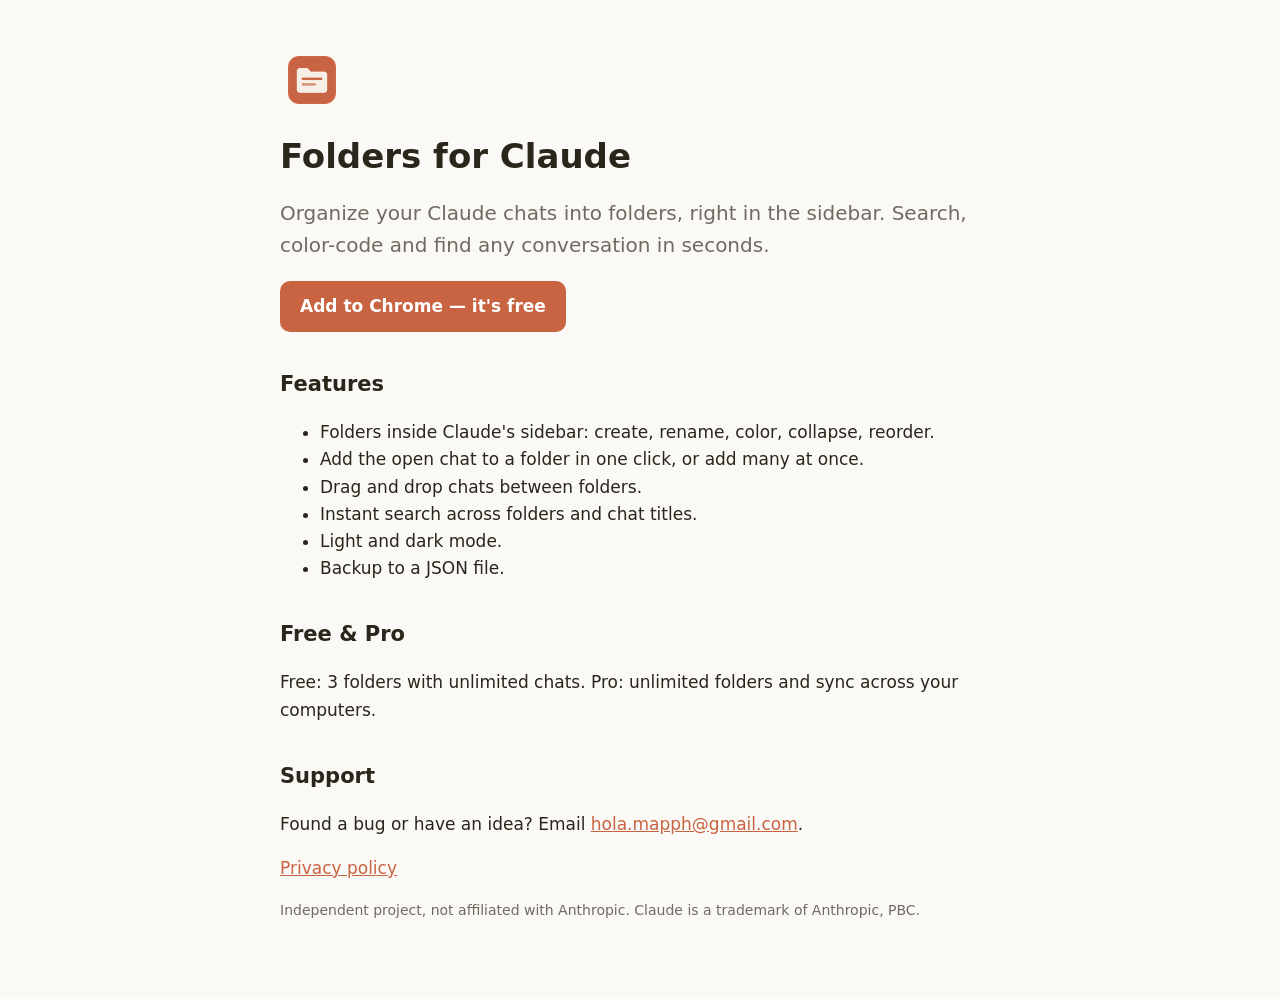
<file: docs/index.html>
<!doctype html>
<html lang="en">
  <head>
    <meta charset="utf-8" />
    <meta name="viewport" content="width=device-width, initial-scale=1" />
    <title>Folders for Claude</title>
    <meta name="description" content="Organize your Claude chats into folders right in the sidebar. Chrome extension." />
    <link rel="icon" href="icon.png" />
    <link rel="stylesheet" href="style.css" />
  </head>
  <body>
    <main>
      <img src="icon.png" width="64" height="64" alt="" />
      <h1>Folders for Claude</h1>
      <p class="lead">Organize your Claude chats into folders, right in the sidebar. Search, color-code and find any conversation in seconds.</p>
      <p><a class="btn" href="https://chromewebstore.google.com/detail/cjagakgmeodecbdhagkidecmngdelahp">Add to Chrome — it's free</a></p>

      <h2>Features</h2>
      <ul>
        <li>Folders inside Claude's sidebar: create, rename, color, collapse, reorder.</li>
        <li>Add the open chat to a folder in one click, or add many at once.</li>
        <li>Drag and drop chats between folders.</li>
        <li>Instant search across folders and chat titles.</li>
        <li>Light and dark mode.</li>
        <li>Backup to a JSON file.</li>
      </ul>

      <h2>Free &amp; Pro</h2>
      <p>Free: 3 folders with unlimited chats. Pro: unlimited folders and sync across your computers.</p>

      <h2>Support</h2>
      <p>Found a bug or have an idea? Email <a href="mailto:hola.mapph@gmail.com">hola.mapph@gmail.com</a>.</p>
      <p><a href="privacy-policy.html">Privacy policy</a></p>

      <p class="muted">Independent project, not affiliated with Anthropic. Claude is a trademark of Anthropic, PBC.</p>
    </main>
  </body>
</html>
</file>
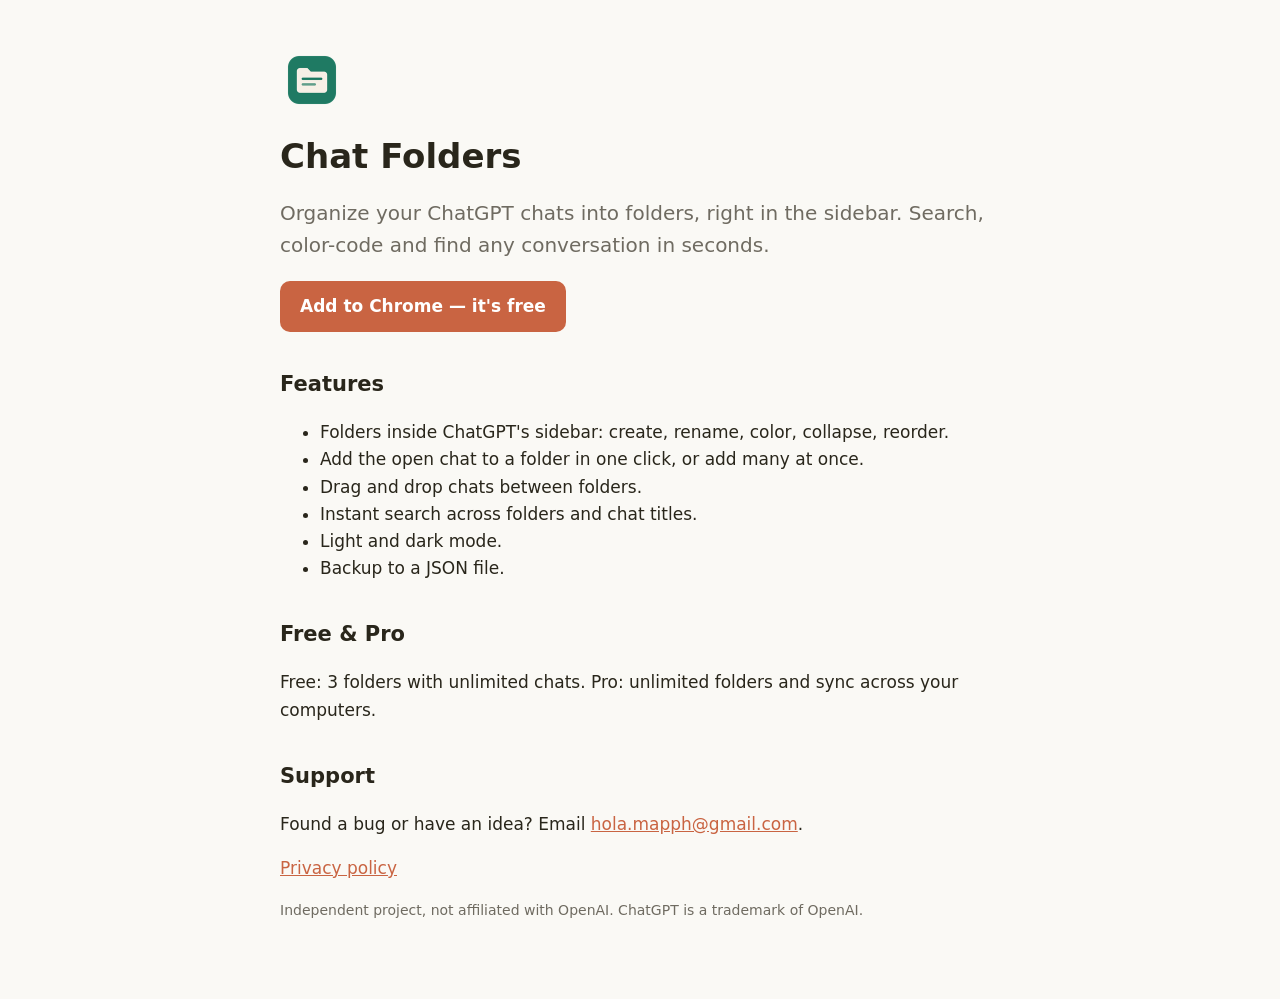
<file: docs/chatgpt/index.html>
<!doctype html>
<html lang="en">
  <head>
    <meta charset="utf-8" />
    <meta name="viewport" content="width=device-width, initial-scale=1" />
    <title>Chat Folders</title>
    <meta name="description" content="Organize your ChatGPT chats into folders right in the sidebar. Chrome extension." />
    <link rel="icon" href="icon.png" />
    <link rel="stylesheet" href="../style.css" />
  </head>
  <body>
    <main>
      <img src="icon.png" width="64" height="64" alt="" />
      <h1>Chat Folders</h1>
      <p class="lead">Organize your ChatGPT chats into folders, right in the sidebar. Search, color-code and find any conversation in seconds.</p>
      <p><a class="btn" href="https://chromewebstore.google.com/detail/bomelhjdgoihkdefdcpcmgmhhddogpfj">Add to Chrome — it's free</a></p>

      <h2>Features</h2>
      <ul>
        <li>Folders inside ChatGPT's sidebar: create, rename, color, collapse, reorder.</li>
        <li>Add the open chat to a folder in one click, or add many at once.</li>
        <li>Drag and drop chats between folders.</li>
        <li>Instant search across folders and chat titles.</li>
        <li>Light and dark mode.</li>
        <li>Backup to a JSON file.</li>
      </ul>

      <h2>Free &amp; Pro</h2>
      <p>Free: 3 folders with unlimited chats. Pro: unlimited folders and sync across your computers.</p>

      <h2>Support</h2>
      <p>Found a bug or have an idea? Email <a href="mailto:hola.mapph@gmail.com">hola.mapph@gmail.com</a>.</p>
      <p><a href="privacy-policy.html">Privacy policy</a></p>

      <p class="muted">Independent project, not affiliated with OpenAI. ChatGPT is a trademark of OpenAI.</p>
    </main>
  </body>
</html>
</file>
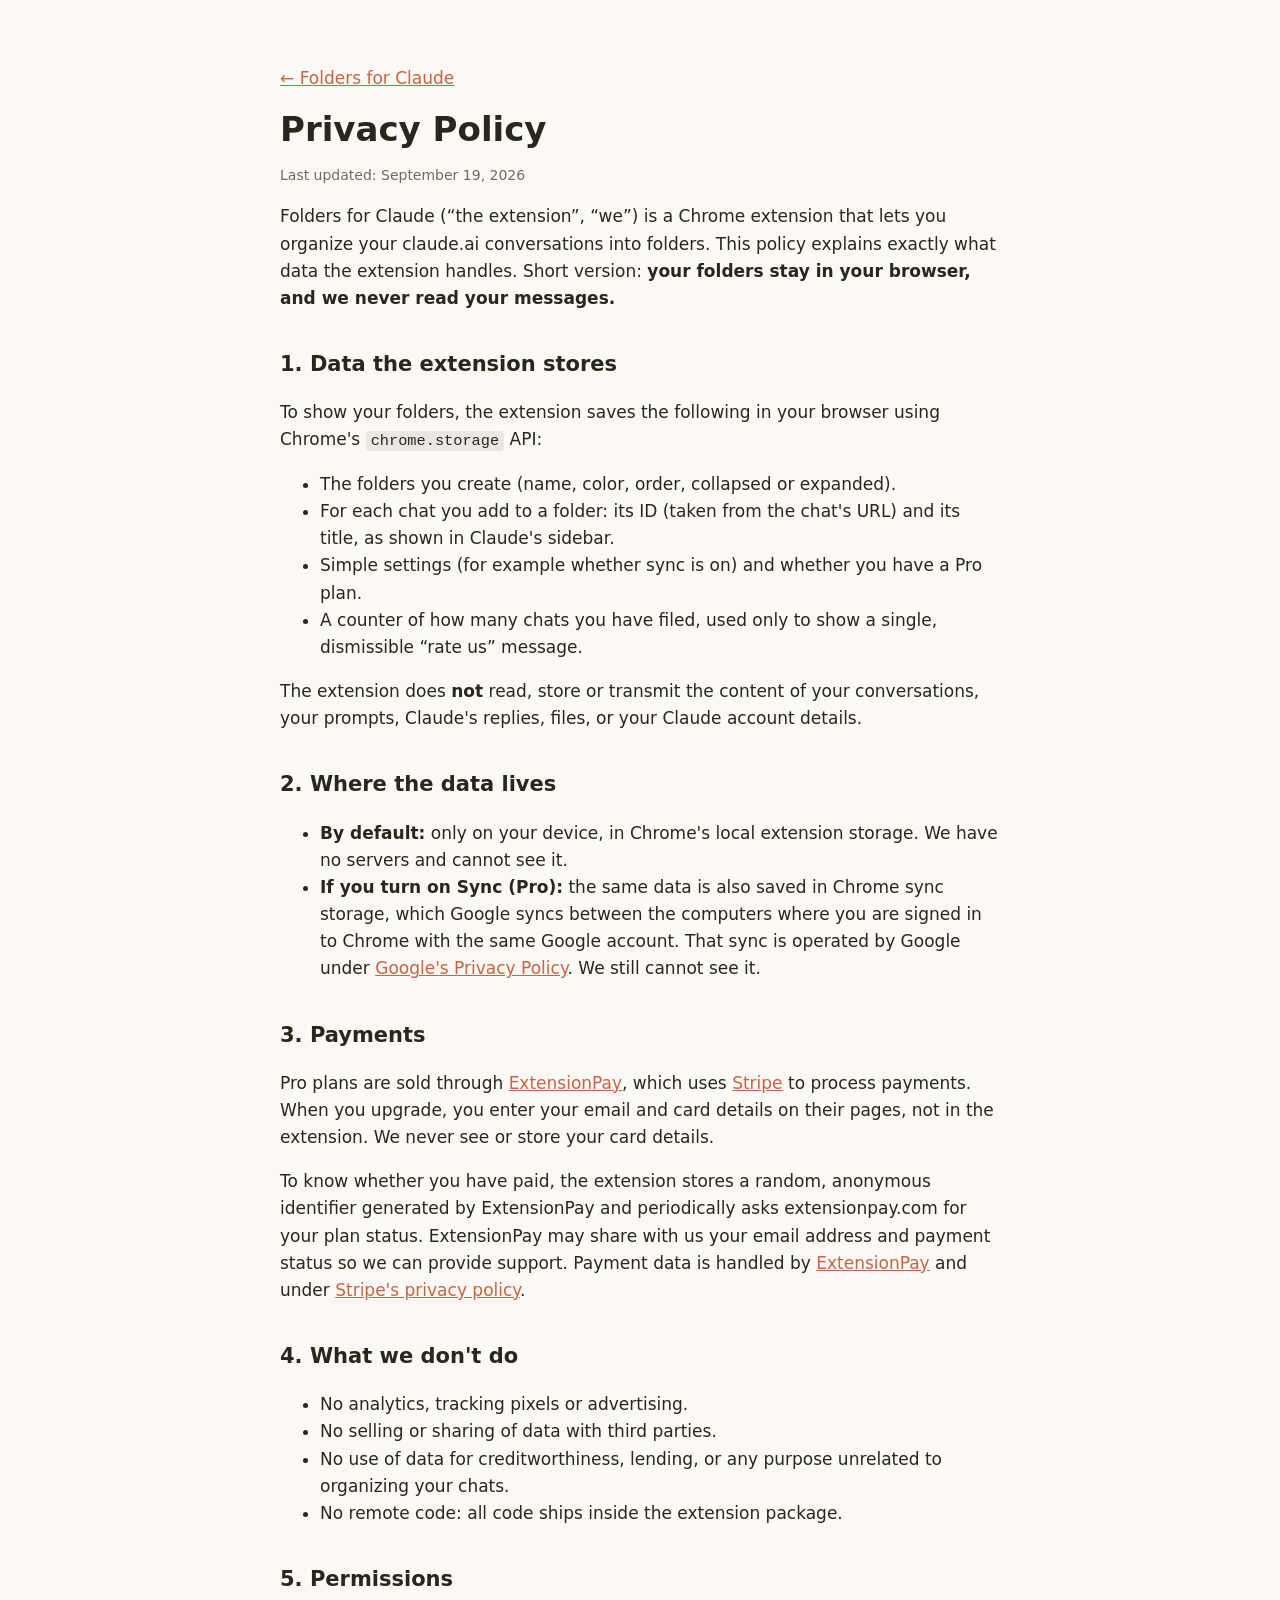
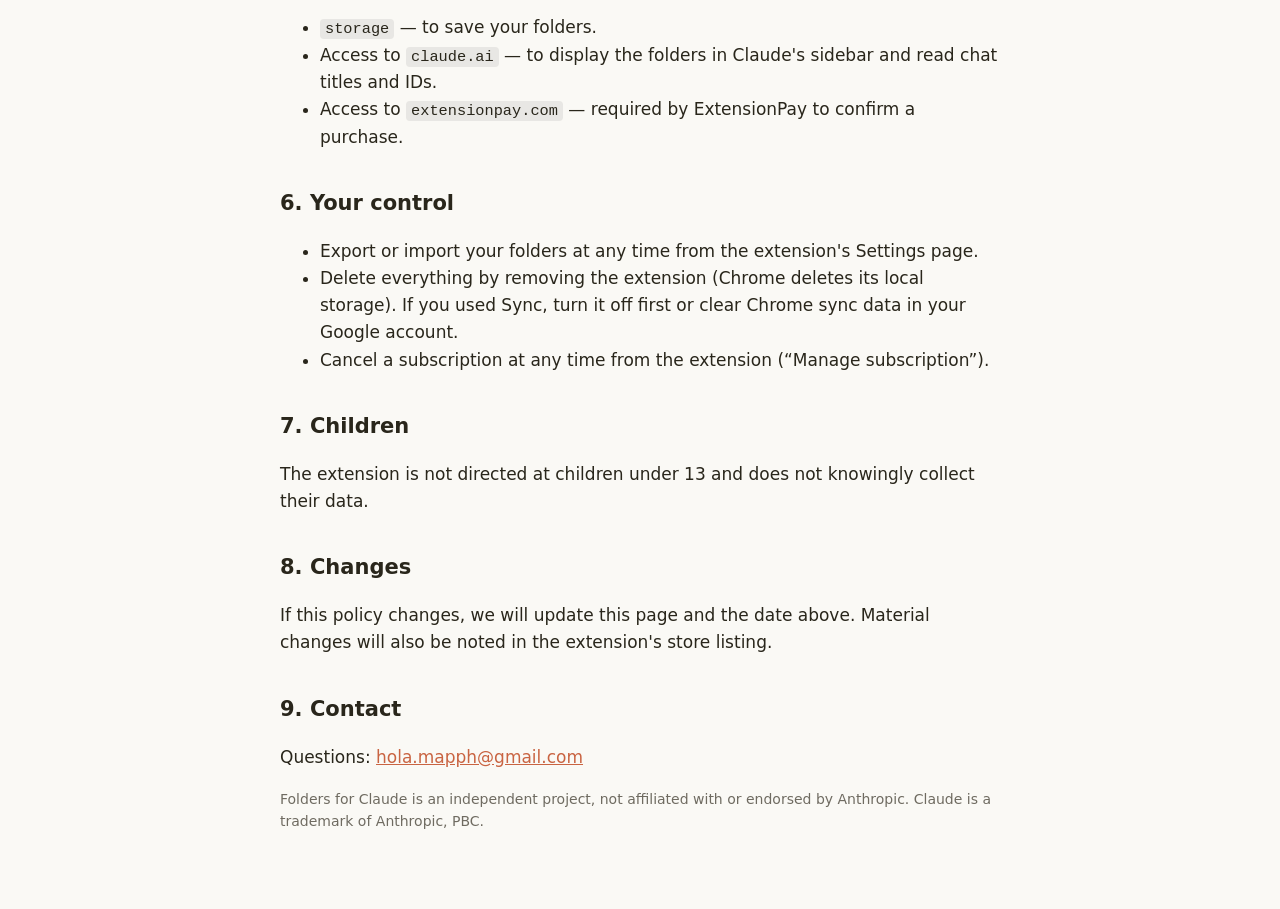
<file: docs/privacy-policy.html>
<!doctype html>
<html lang="en">
  <head>
    <meta charset="utf-8" />
    <meta name="viewport" content="width=device-width, initial-scale=1" />
    <title>Privacy Policy – Folders for Claude</title>
    <meta name="description" content="Privacy policy of the Folders for Claude Chrome extension." />
    <link rel="stylesheet" href="style.css" />
  </head>
  <body>
    <main>
      <p><a href="index.html">← Folders for Claude</a></p>
      <h1>Privacy Policy</h1>
      <p class="muted">Last updated: September 19, 2026</p>

      <p>
        Folders for Claude (“the extension”, “we”) is a Chrome extension that lets you organize your
        claude.ai conversations into folders. This policy explains exactly what data the extension handles.
        Short version: <strong>your folders stay in your browser, and we never read your messages.</strong>
      </p>

      <h2>1. Data the extension stores</h2>
      <p>To show your folders, the extension saves the following in your browser using Chrome's
        <code>chrome.storage</code> API:</p>
      <ul>
        <li>The folders you create (name, color, order, collapsed or expanded).</li>
        <li>For each chat you add to a folder: its ID (taken from the chat's URL) and its title, as shown in Claude's sidebar.</li>
        <li>Simple settings (for example whether sync is on) and whether you have a Pro plan.</li>
        <li>A counter of how many chats you have filed, used only to show a single, dismissible “rate us” message.</li>
      </ul>
      <p>The extension does <strong>not</strong> read, store or transmit the content of your conversations,
        your prompts, Claude's replies, files, or your Claude account details.</p>

      <h2>2. Where the data lives</h2>
      <ul>
        <li><strong>By default:</strong> only on your device, in Chrome's local extension storage. We have no servers and cannot see it.</li>
        <li><strong>If you turn on Sync (Pro):</strong> the same data is also saved in Chrome sync storage, which Google syncs between the computers where you are signed in to Chrome with the same Google account. That sync is operated by Google under
          <a href="https://policies.google.com/privacy" rel="noopener">Google's Privacy Policy</a>. We still cannot see it.</li>
      </ul>

      <h2>3. Payments</h2>
      <p>Pro plans are sold through <a href="https://extensionpay.com" rel="noopener">ExtensionPay</a>, which uses
        <a href="https://stripe.com" rel="noopener">Stripe</a> to process payments. When you upgrade, you enter your email
        and card details on their pages, not in the extension. We never see or store your card details.</p>
      <p>To know whether you have paid, the extension stores a random, anonymous identifier generated by ExtensionPay
        and periodically asks extensionpay.com for your plan status. ExtensionPay may share with us your email address
        and payment status so we can provide support. Payment data is handled by
        <a href="https://extensionpay.com" rel="noopener">ExtensionPay</a> and under
        <a href="https://stripe.com/privacy" rel="noopener">Stripe's privacy policy</a>.</p>

      <h2>4. What we don't do</h2>
      <ul>
        <li>No analytics, tracking pixels or advertising.</li>
        <li>No selling or sharing of data with third parties.</li>
        <li>No use of data for creditworthiness, lending, or any purpose unrelated to organizing your chats.</li>
        <li>No remote code: all code ships inside the extension package.</li>
      </ul>

      <h2>5. Permissions</h2>
      <ul>
        <li><code>storage</code> — to save your folders.</li>
        <li>Access to <code>claude.ai</code> — to display the folders in Claude's sidebar and read chat titles and IDs.</li>
        <li>Access to <code>extensionpay.com</code> — required by ExtensionPay to confirm a purchase.</li>
      </ul>

      <h2>6. Your control</h2>
      <ul>
        <li>Export or import your folders at any time from the extension's Settings page.</li>
        <li>Delete everything by removing the extension (Chrome deletes its local storage). If you used Sync, turn it off first or clear Chrome sync data in your Google account.</li>
        <li>Cancel a subscription at any time from the extension (“Manage subscription”).</li>
      </ul>

      <h2>7. Children</h2>
      <p>The extension is not directed at children under 13 and does not knowingly collect their data.</p>

      <h2>8. Changes</h2>
      <p>If this policy changes, we will update this page and the date above. Material changes will also be noted in the extension's store listing.</p>

      <h2>9. Contact</h2>
      <p>Questions: <a href="mailto:hola.mapph@gmail.com">hola.mapph@gmail.com</a></p>

      <p class="muted">Folders for Claude is an independent project, not affiliated with or endorsed by Anthropic. Claude is a trademark of Anthropic, PBC.</p>
    </main>
  </body>
</html>
</file>
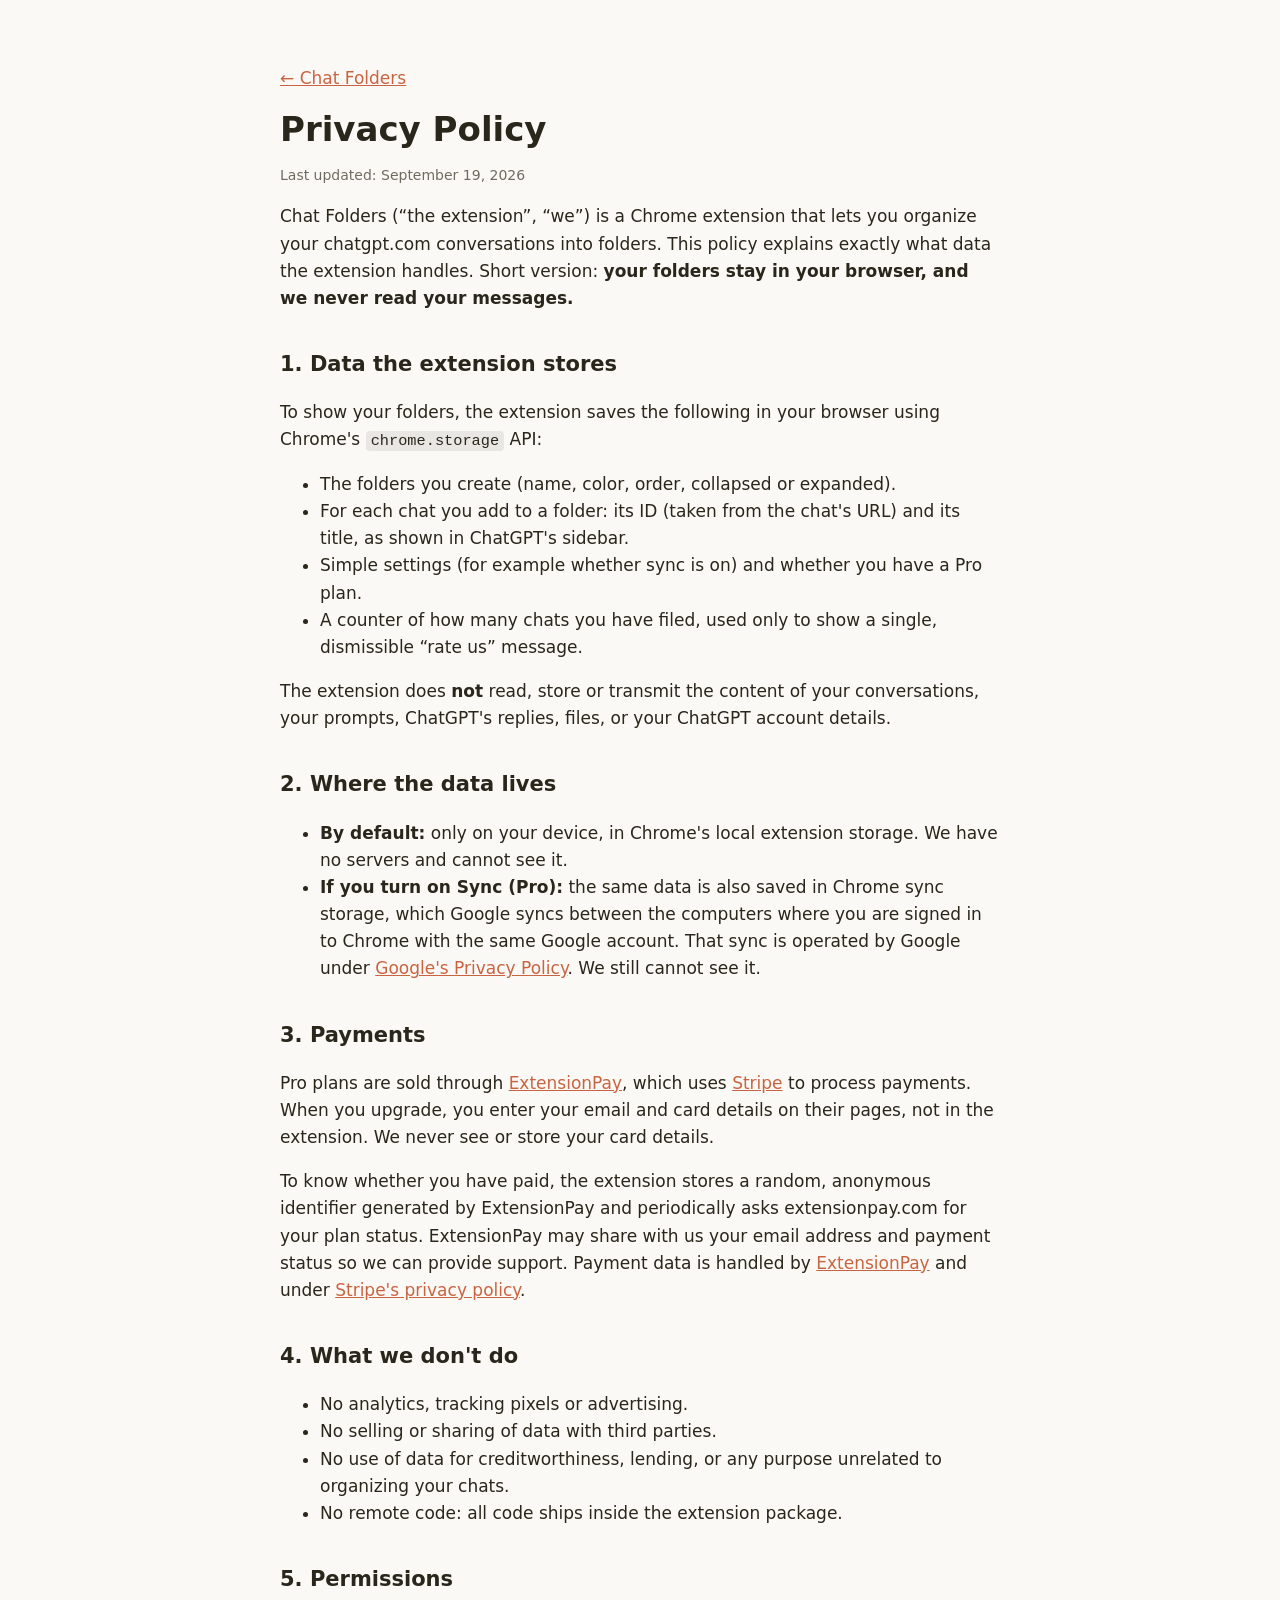
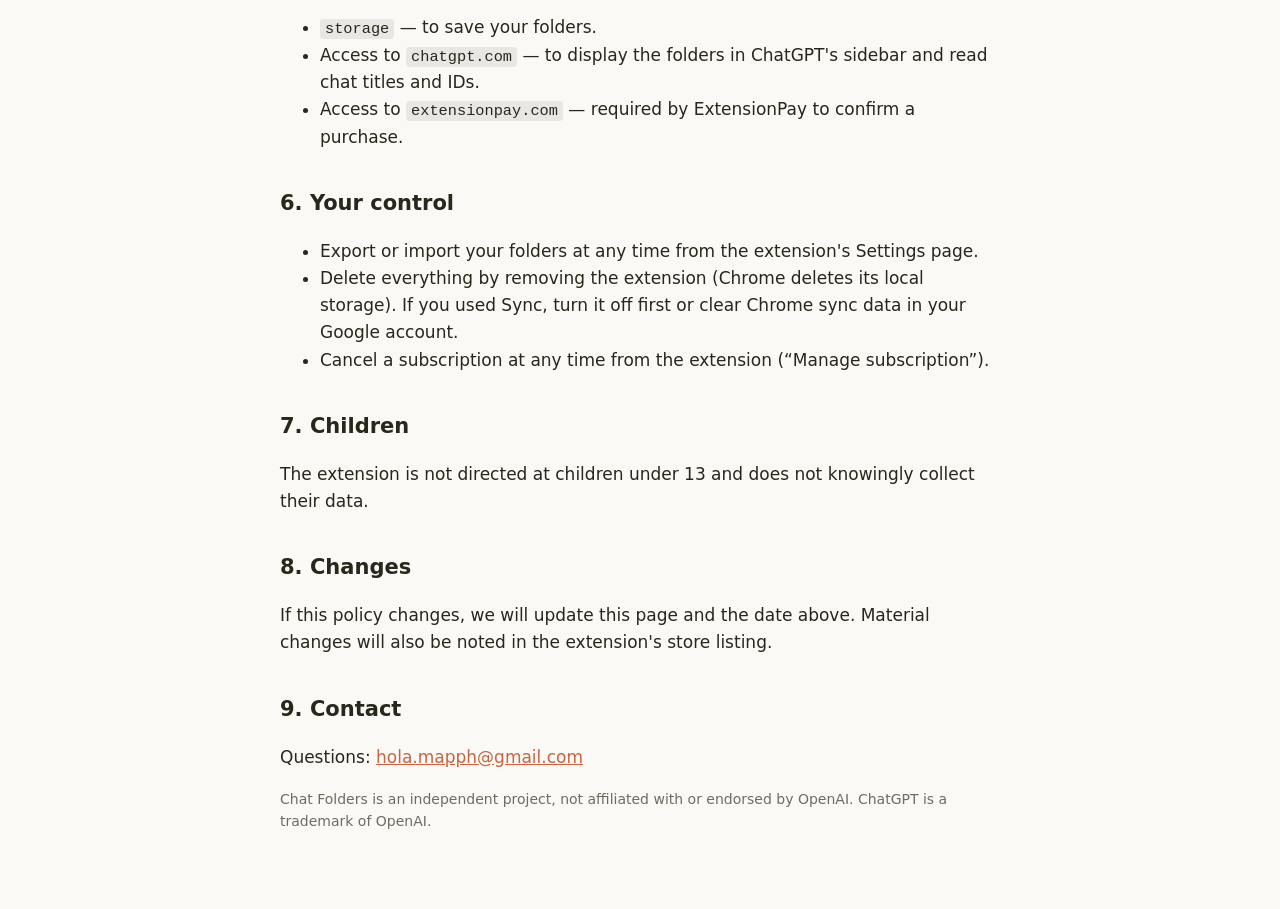
<file: docs/chatgpt/privacy-policy.html>
<!doctype html>
<html lang="en">
  <head>
    <meta charset="utf-8" />
    <meta name="viewport" content="width=device-width, initial-scale=1" />
    <title>Privacy Policy – Chat Folders</title>
    <meta name="description" content="Privacy policy of the Chat Folders Chrome extension." />
    <link rel="stylesheet" href="../style.css" />
  </head>
  <body>
    <main>
      <p><a href="index.html">← Chat Folders</a></p>
      <h1>Privacy Policy</h1>
      <p class="muted">Last updated: September 19, 2026</p>

      <p>
        Chat Folders (“the extension”, “we”) is a Chrome extension that lets you organize your
        chatgpt.com conversations into folders. This policy explains exactly what data the extension handles.
        Short version: <strong>your folders stay in your browser, and we never read your messages.</strong>
      </p>

      <h2>1. Data the extension stores</h2>
      <p>To show your folders, the extension saves the following in your browser using Chrome's
        <code>chrome.storage</code> API:</p>
      <ul>
        <li>The folders you create (name, color, order, collapsed or expanded).</li>
        <li>For each chat you add to a folder: its ID (taken from the chat's URL) and its title, as shown in ChatGPT's sidebar.</li>
        <li>Simple settings (for example whether sync is on) and whether you have a Pro plan.</li>
        <li>A counter of how many chats you have filed, used only to show a single, dismissible “rate us” message.</li>
      </ul>
      <p>The extension does <strong>not</strong> read, store or transmit the content of your conversations,
        your prompts, ChatGPT's replies, files, or your ChatGPT account details.</p>

      <h2>2. Where the data lives</h2>
      <ul>
        <li><strong>By default:</strong> only on your device, in Chrome's local extension storage. We have no servers and cannot see it.</li>
        <li><strong>If you turn on Sync (Pro):</strong> the same data is also saved in Chrome sync storage, which Google syncs between the computers where you are signed in to Chrome with the same Google account. That sync is operated by Google under
          <a href="https://policies.google.com/privacy" rel="noopener">Google's Privacy Policy</a>. We still cannot see it.</li>
      </ul>

      <h2>3. Payments</h2>
      <p>Pro plans are sold through <a href="https://extensionpay.com" rel="noopener">ExtensionPay</a>, which uses
        <a href="https://stripe.com" rel="noopener">Stripe</a> to process payments. When you upgrade, you enter your email
        and card details on their pages, not in the extension. We never see or store your card details.</p>
      <p>To know whether you have paid, the extension stores a random, anonymous identifier generated by ExtensionPay
        and periodically asks extensionpay.com for your plan status. ExtensionPay may share with us your email address
        and payment status so we can provide support. Payment data is handled by
        <a href="https://extensionpay.com" rel="noopener">ExtensionPay</a> and under
        <a href="https://stripe.com/privacy" rel="noopener">Stripe's privacy policy</a>.</p>

      <h2>4. What we don't do</h2>
      <ul>
        <li>No analytics, tracking pixels or advertising.</li>
        <li>No selling or sharing of data with third parties.</li>
        <li>No use of data for creditworthiness, lending, or any purpose unrelated to organizing your chats.</li>
        <li>No remote code: all code ships inside the extension package.</li>
      </ul>

      <h2>5. Permissions</h2>
      <ul>
        <li><code>storage</code> — to save your folders.</li>
        <li>Access to <code>chatgpt.com</code> — to display the folders in ChatGPT's sidebar and read chat titles and IDs.</li>
        <li>Access to <code>extensionpay.com</code> — required by ExtensionPay to confirm a purchase.</li>
      </ul>

      <h2>6. Your control</h2>
      <ul>
        <li>Export or import your folders at any time from the extension's Settings page.</li>
        <li>Delete everything by removing the extension (Chrome deletes its local storage). If you used Sync, turn it off first or clear Chrome sync data in your Google account.</li>
        <li>Cancel a subscription at any time from the extension (“Manage subscription”).</li>
      </ul>

      <h2>7. Children</h2>
      <p>The extension is not directed at children under 13 and does not knowingly collect their data.</p>

      <h2>8. Changes</h2>
      <p>If this policy changes, we will update this page and the date above. Material changes will also be noted in the extension's store listing.</p>

      <h2>9. Contact</h2>
      <p>Questions: <a href="mailto:hola.mapph@gmail.com">hola.mapph@gmail.com</a></p>

      <p class="muted">Chat Folders is an independent project, not affiliated with or endorsed by OpenAI. ChatGPT is a trademark of OpenAI.</p>
    </main>
  </body>
</html>
</file>
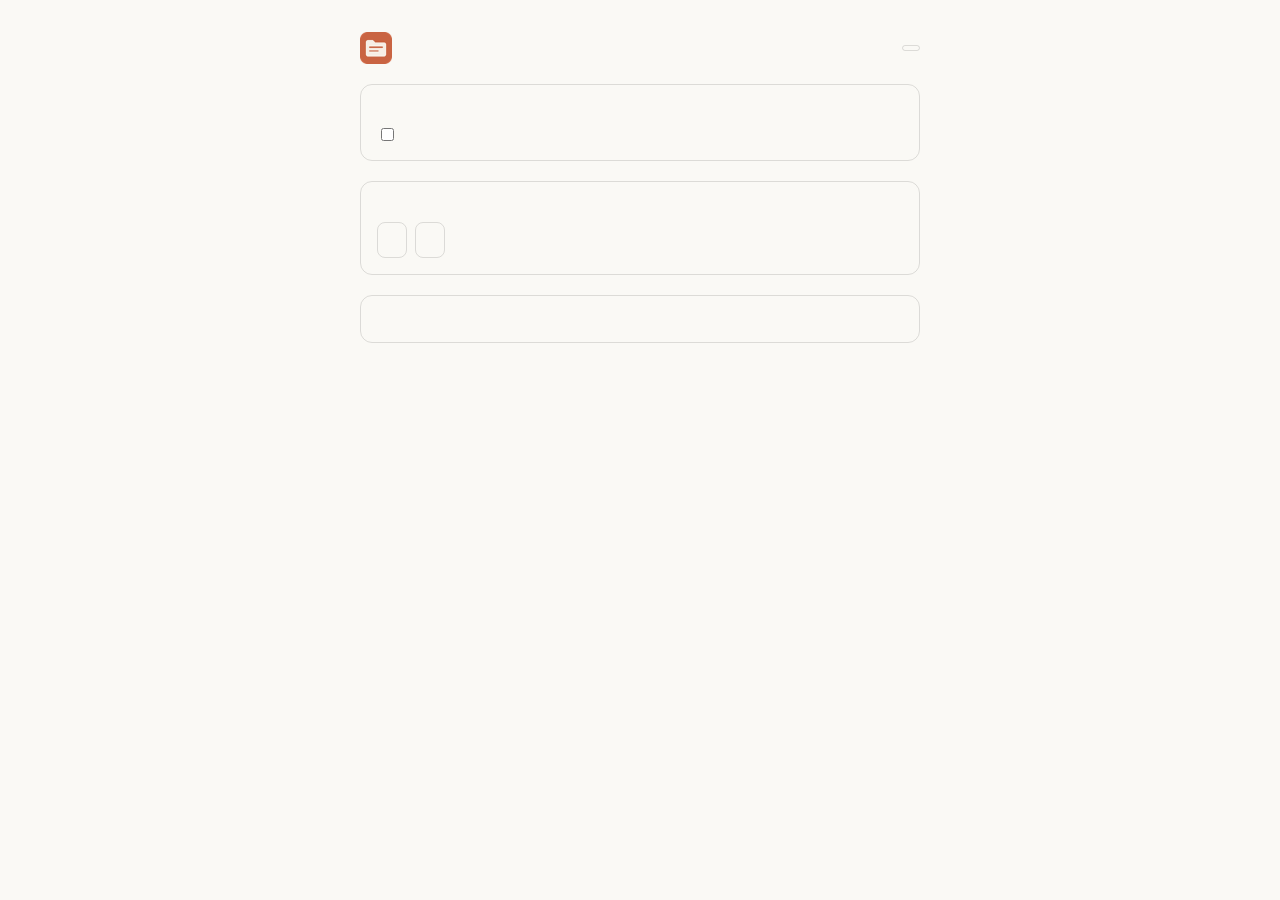
<file: extension/options/options.html>
<!doctype html>
<html>
  <head>
    <meta charset="utf-8" />
    <title data-i18n="settings"></title>
    <link rel="stylesheet" href="../popup/popup.css" />
    <style>
      body {
        width: auto;
        max-width: 560px;
        margin: 32px auto;
        padding: 0 16px;
        gap: 20px;
      }
      h1 {
        font-size: 20px;
      }
      h2 {
        font-size: 15px;
        margin: 0 0 4px;
      }
      .card {
        border: 1px solid var(--border);
        border-radius: 12px;
        padding: 16px;
        display: flex;
        flex-direction: column;
        gap: 10px;
      }
      .row {
        display: flex;
        gap: 8px;
        flex-wrap: wrap;
      }
      .row .btn {
        padding: 0 14px;
      }
      label.toggle {
        display: flex;
        align-items: center;
        gap: 8px;
        cursor: pointer;
      }
      #status {
        min-height: 20px;
        color: var(--accent);
        font-size: 13px;
      }
    </style>
  </head>
  <body>
    <header>
      <img src="../icons/icon48.png" width="32" height="32" alt="" />
      <h1 data-i18n="extShortName"></h1>
      <span id="plan" class="badge"></span>
    </header>

    <div class="card">
      <h2 data-i18n="syncTitle"></h2>
      <p class="muted" data-i18n="syncText"></p>
      <label class="toggle"><input type="checkbox" id="sync" /> <span data-i18n="syncToggle"></span></label>
      <button id="upgrade" class="link" data-i18n="upgradeButton" hidden></button>
    </div>

    <div class="card">
      <h2 data-i18n="backupTitle"></h2>
      <p class="muted" data-i18n="backupText"></p>
      <div class="row">
        <button id="export" class="btn" data-i18n="exportJson"></button>
        <button id="import" class="btn" data-i18n="importJson"></button>
        <input type="file" id="file" accept="application/json,.json" hidden />
      </div>
    </div>

    <div class="card">
      <h2 data-i18n="privacyTitle"></h2>
      <p class="muted" data-i18n="privacyText"></p>
    </div>

    <div id="status" role="status"></div>

    <script src="../background/config.js"></script>
    <script src="../content/storage.js"></script>
    <script src="options.js"></script>
  </body>
</html>
</file>
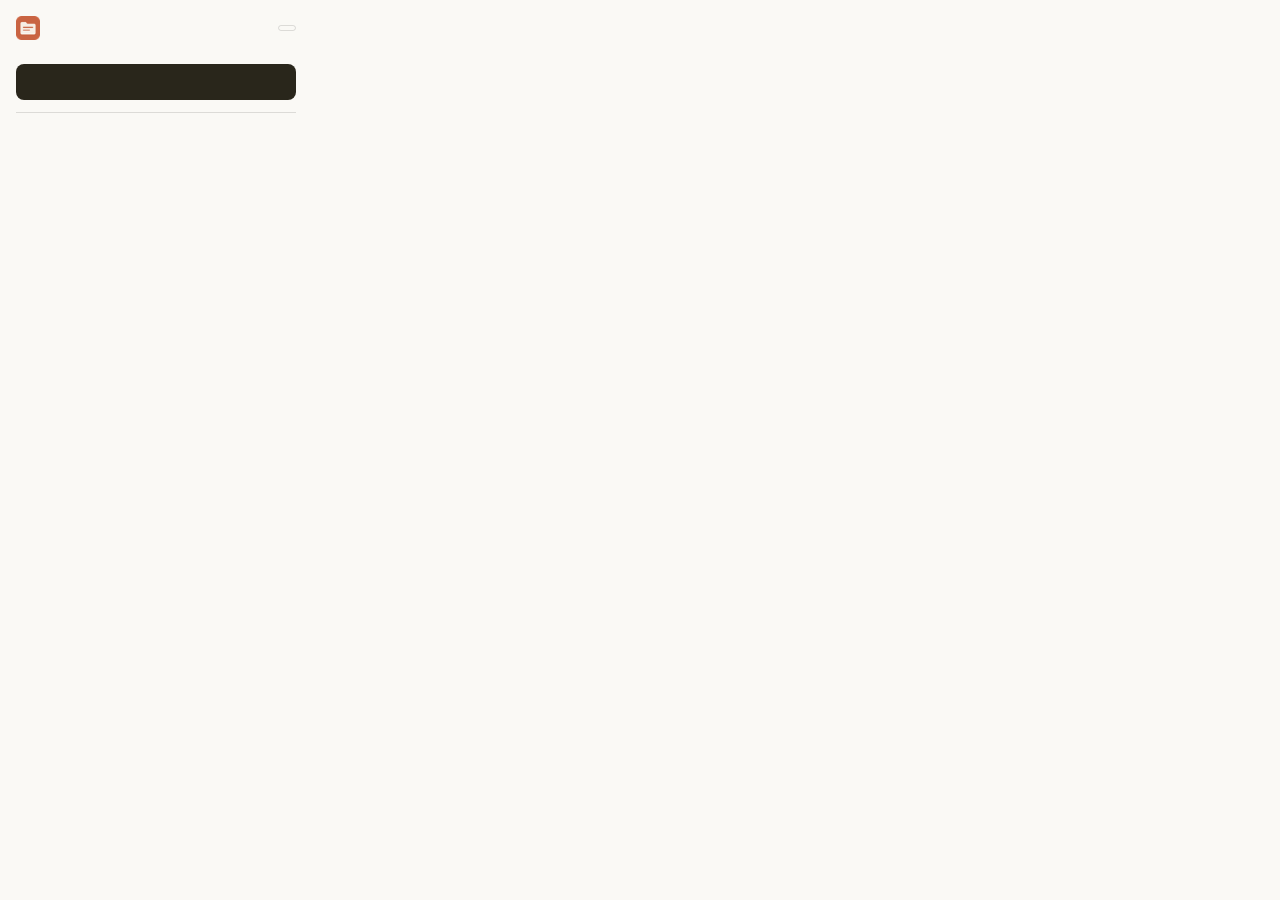
<file: extension/popup/popup.html>
<!doctype html>
<html>
  <head>
    <meta charset="utf-8" />
    <link rel="stylesheet" href="popup.css" />
  </head>
  <body>
    <header>
      <img src="../icons/icon32.png" width="24" height="24" alt="" />
      <h1 data-i18n="extShortName"></h1>
      <span id="plan" class="badge"></span>
    </header>

    <p id="stats" class="muted"></p>

    <button id="open" class="btn primary" data-i18n="openClaude"></button>

    <section id="free-box" hidden>
      <p class="muted" id="limit-text"></p>
      <button id="upgrade" class="btn" data-i18n="upgradeButton"></button>
      <button id="login" class="link" data-i18n="restorePurchase"></button>
    </section>

    <section id="pro-box" hidden>
      <button id="manage" class="btn" data-i18n="manageSubscription"></button>
    </section>

    <footer>
      <button id="options" class="link" data-i18n="settings"></button>
    </footer>

    <script src="../background/config.js"></script>
    <script src="../content/storage.js"></script>
    <script src="popup.js"></script>
  </body>
</html>
</file>
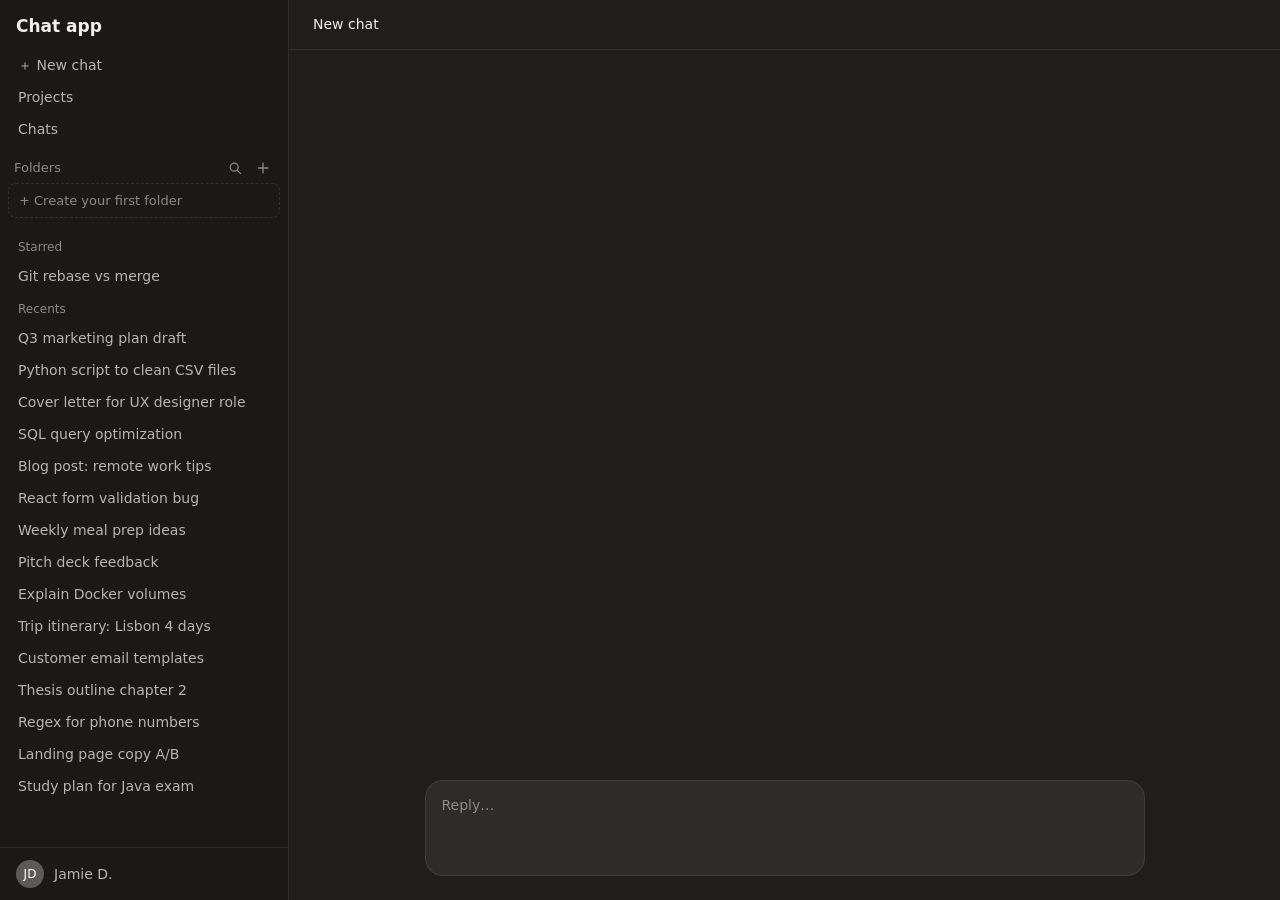
<file: tools/harness/claude-mock.html>
<!doctype html>
<!-- Mock that reproduces the *structure* of claude.ai's sidebar (same
     data-testid attributes the extension relies on) so we can test the
     content script locally. Query params: lang=ca|es|..., pro=1, reset=1,
     seed=1 (sample folders), light=1, chat=<id>, platform=chatgpt. -->
<html data-mode="dark">
  <head>
    <meta charset="utf-8" />
    <title>Claude</title>
    <style>
      :root {
        --df-row-h: 32px;
        --df-row-px: 10px;
        --df-radius-pill: 8px;
      }
      html[data-mode="dark"] {
        --bg: #1f1e1d;
        --side: #1a1918;
        --text: #f0efec;
        --text2: #b8b5ad;
        --muted: #8d8a83;
        --hover: rgba(255, 255, 255, 0.06);
        --bubble: #2d2c2a;
        --border: rgba(255, 255, 255, 0.08);
      }
      html[data-mode="light"] {
        --bg: #faf9f5;
        --side: #f3f1ea;
        --text: #29261b;
        --text2: #5b584f;
        --muted: #858176;
        --hover: rgba(0, 0, 0, 0.045);
        --bubble: #efece3;
        --border: rgba(0, 0, 0, 0.08);
      }
      body {
        margin: 0;
        height: 100vh;
        display: flex;
        background: var(--bg);
        color: var(--text);
        font: 14px/1.5 system-ui, "Segoe UI", Roboto, sans-serif;
        overflow: hidden;
      }
      aside {
        width: 288px;
        flex: none;
        background: var(--side);
        border-right: 1px solid var(--border);
        display: flex;
        flex-direction: column;
      }
      .brand {
        padding: 14px 16px 10px;
        font-size: 17px;
        font-weight: 600;
      }
      .top a,
      .row {
        display: flex;
        align-items: center;
        gap: 10px;
        height: 32px;
        padding: 0 10px;
        margin: 0 8px;
        border-radius: 8px;
        color: var(--text2);
        text-decoration: none;
        white-space: nowrap;
        overflow: hidden;
        text-overflow: ellipsis;
      }
      .top a:hover,
      .row:hover {
        background: var(--hover);
      }
      .row.current {
        background: var(--hover);
        color: var(--text);
      }
      .scroll {
        flex: 1;
        overflow-y: auto;
        padding: 8px 0;
      }
      .scroll > div {
        margin: 0 8px;
      }
      .sec {
        font-size: 12px;
        color: var(--muted);
        padding: 8px 10px 4px;
      }
      [data-testid="sidebar-pinned"] .row,
      [data-testid="sidebar-recents"] .row {
        margin: 0;
      }
      .user {
        border-top: 1px solid var(--border);
        padding: 12px 16px;
        color: var(--text2);
        display: flex;
        align-items: center;
        gap: 10px;
      }
      .avatar {
        width: 28px;
        height: 28px;
        border-radius: 50%;
        background: #5b5a56;
        display: grid;
        place-items: center;
        font-size: 12px;
        color: #fff;
      }
      main {
        flex: 1;
        display: flex;
        flex-direction: column;
        align-items: center;
        overflow: hidden;
      }
      .title {
        align-self: stretch;
        padding: 14px 24px;
        font-weight: 500;
        border-bottom: 1px solid var(--border);
      }
      .thread {
        width: 100%;
        max-width: 720px;
        padding: 24px;
        display: flex;
        flex-direction: column;
        gap: 18px;
        flex: 1;
      }
      .you {
        align-self: flex-end;
        background: var(--bubble);
        padding: 10px 14px;
        border-radius: 14px;
        max-width: 70%;
      }
      .bot {
        color: var(--text);
      }
      .bot p {
        margin: 0 0 10px;
      }
      .line {
        height: 10px;
        border-radius: 5px;
        background: var(--bubble);
        margin: 8px 0;
      }
      .composer {
        width: calc(100% - 48px);
        max-width: 720px;
        margin: 0 0 24px;
        height: 96px;
        border: 1px solid var(--border);
        border-radius: 18px;
        background: var(--bubble);
        color: var(--muted);
        padding: 14px 16px;
        box-sizing: border-box;
      }
    </style>
    <script>
      const P = new URLSearchParams(location.search);
      // ?platform=chatgpt imitates chatgpt.com: /c/<id> links, no data-testid, html.dark
      const GPT = P.get("platform") === "chatgpt";
      const BASE = GPT ? "/build/chatgpt/" : "/extension/";
      const CHAT_PATH = GPT ? "/c/" : "/chat/";
      if (P.get("light") === "1") document.documentElement.setAttribute("data-mode", "light");
      if (GPT) {
        document.documentElement.className = P.get("light") === "1" ? "light" : "dark";
        document.documentElement.setAttribute("data-gpt", "");
      }
    </script>
    <script src="chrome-shim.js"></script>
    <script>
      const CHATS = [
        ["0b6f2a3e-1c11-4a2b-9c3d-0f1e2d3c4b01", "Q3 marketing plan draft"],
        ["0b6f2a3e-1c11-4a2b-9c3d-0f1e2d3c4b02", "Python script to clean CSV files"],
        ["0b6f2a3e-1c11-4a2b-9c3d-0f1e2d3c4b03", "Cover letter for UX designer role"],
        ["0b6f2a3e-1c11-4a2b-9c3d-0f1e2d3c4b04", "SQL query optimization"],
        ["0b6f2a3e-1c11-4a2b-9c3d-0f1e2d3c4b05", "Blog post: remote work tips"],
        ["0b6f2a3e-1c11-4a2b-9c3d-0f1e2d3c4b06", "React form validation bug"],
        ["0b6f2a3e-1c11-4a2b-9c3d-0f1e2d3c4b07", "Weekly meal prep ideas"],
        ["0b6f2a3e-1c11-4a2b-9c3d-0f1e2d3c4b08", "Pitch deck feedback"],
        ["0b6f2a3e-1c11-4a2b-9c3d-0f1e2d3c4b09", "Explain Docker volumes"],
        ["0b6f2a3e-1c11-4a2b-9c3d-0f1e2d3c4b10", "Trip itinerary: Lisbon 4 days"],
        ["0b6f2a3e-1c11-4a2b-9c3d-0f1e2d3c4b11", "Customer email templates"],
        ["0b6f2a3e-1c11-4a2b-9c3d-0f1e2d3c4b12", "Thesis outline chapter 2"],
        ["0b6f2a3e-1c11-4a2b-9c3d-0f1e2d3c4b13", "Regex for phone numbers"],
        ["0b6f2a3e-1c11-4a2b-9c3d-0f1e2d3c4b14", "Landing page copy A/B"],
        ["0b6f2a3e-1c11-4a2b-9c3d-0f1e2d3c4b15", "Study plan for Java exam"],
        ["0b6f2a3e-1c11-4a2b-9c3d-0f1e2d3c4b16", "Git rebase vs merge"]
      ];
      if (P.get("seed") === "1") {
        const c = (i) => ({ id: CHATS[i][0], title: CHATS[i][1] });
        const data = {
          v: 1,
          updatedAt: Date.now(),
          folders: [
            { id: "f1", name: "Work", color: "#d97757", collapsed: false, chats: [c(0), c(7), c(13), c(10)] },
            { id: "f2", name: "Code", color: "#4a90d9", collapsed: false, chats: [c(1), c(3), c(5), c(8)] },
            { id: "f3", name: "Study", color: "#5fa35f", collapsed: true, chats: [c(11), c(14)] },
            { id: "f4", name: "Personal", color: "#9b6bd6", collapsed: true, chats: [c(6), c(9)] }
          ]
        };
        const all = JSON.parse(localStorage.getItem("shim_local") || "{}");
        all.cf_data = data;
        if (P.get("pro") !== "1") data.folders = data.folders.slice(0, 3);
        localStorage.setItem("shim_local", JSON.stringify(all));
      }
    </script>
  </head>
  <body>
    <aside data-testid="sidebar">
      <div class="brand">Chat app</div>
      <div class="top">
        <a href="#">＋ New chat</a>
        <a href="#">Projects</a>
        <a href="/recents" id="recents-link">Chats</a>
      </div>
      <div class="scroll">
        <div data-testid="nav-pin-rows"></div>
        <div data-testid="sidebar-pinned">
          <div class="sec">Starred</div>
          <div id="starred"></div>
        </div>
        <div data-testid="sidebar-recents">
          <div class="sec">Recents</div>
          <div id="recents"></div>
        </div>
      </div>
      <div class="user"><div class="avatar">JD</div> Jamie D.</div>
    </aside>
    <main>
      <div class="title" id="title">New chat</div>
      <div class="thread" id="thread"></div>
      <div class="composer">Reply…</div>
    </main>

    <script>
      if (GPT) {
        // ChatGPT-like sidebar: a <nav> with generated classes, a "Chats" title and the list.
        document.querySelector("aside").outerHTML =
          '<aside><nav aria-label="Chat history" style="display:flex;flex-direction:column;height:100%">' +
          '<div class="brand">Chat app</div><div class="top"><a href="#">＋ New chat</a><a href="#">Search chats</a><a href="#">Library</a></div>' +
          '<div class="scroll"><div class="xg1"><div class="xg2"><h2 class="sec" style="margin:0;font-weight:400">Projects</h2>' +
          '<div id="starred"></div></div><div class="xg3"><h2 class="sec" style="margin:8px 0 0;font-weight:400">Chats</h2><div id="recents"></div></div></div></div>' +
          '<div class="user"><div class="avatar">JD</div> Jamie D.</div></nav></aside>';
      }
      const byId = Object.fromEntries(CHATS);
      function link(id, title) {
        const a = document.createElement("a");
        a.className = "row";
        a.href = CHAT_PATH + id;
        a.textContent = title;
        return a;
      }
      const pinned = link(CHATS[15][0], CHATS[15][1]);
      if (GPT) pinned.href = "/g/g-p-6a1b2c-study/c/" + CHATS[15][0]; // project chat
      document.getElementById("starred").appendChild(pinned);
      CHATS.slice(0, 15).forEach(([id, t]) => document.getElementById("recents").appendChild(link(id, t)));

      function show() {
        const m = /\/c(?:hat)?\/([0-9a-f-]{36})/.exec(location.pathname);
        const t = m ? byId[m[1]] : null;
        document.getElementById("title").textContent = t || "New chat";
        document.title = GPT ? t || "ChatGPT" : t ? t + " - Claude" : "Claude";
        document.querySelectorAll("aside a.row").forEach((a) =>
          a.classList.toggle("current", !!m && a.getAttribute("href").endsWith("/" + m[1]))
        );
        document.getElementById("thread").innerHTML = t
          ? '<div class="you">' + t + '</div><div class="bot"><p>Sure — here is a first version you can adapt:</p>' +
            '<div class="line" style="width:92%"></div><div class="line" style="width:84%"></div><div class="line" style="width:88%"></div>' +
            '<div class="line" style="width:60%"></div><p style="margin-top:14px">Want me to refine any part?</p></div>'
          : "";
      }
      document.addEventListener("click", (e) => {
        const a = e.target.closest && e.target.closest("a[href^='/']");
        if (!a) return;
        e.preventDefault();
        history.pushState({}, "", a.getAttribute("href") + location.search);
        show();
      });
      window.addEventListener("popstate", show);
      const start = P.get("chat");
      if (start) history.replaceState({}, "", CHAT_PATH + CHATS[+start][0] + location.search);
      show();
    </script>
    <script>
      // ?demo=menu|search|folder|upgrade|add puts the UI in a given state for screenshots.
      const DEMO = P.get("demo");
      if (DEMO)
        setTimeout(() => {
          const root = document.getElementById("cf-folders-host").shadowRoot;
          const btns = root.querySelectorAll(".cf-header-actions .cf-icon-btn");
          if (DEMO === "menu") btns[0].click();
          if (DEMO === "search") {
            btns[1].click();
            const i = root.querySelector(".cf-search");
            i.value = P.get("q") || "sql";
            i.dispatchEvent(new Event("input"));
          }
          if (DEMO === "folder") root.querySelectorAll(".cf-folder-row .cf-row-action")[0].click();
          if (DEMO === "upgrade") btns[btns.length - 1].click();
          if (DEMO === "add") {
            root.querySelectorAll(".cf-folder-row .cf-row-action")[1].click();
            document.getElementById("cf-overlay-host").shadowRoot.querySelector(".cf-menu-item").click();
          }
          document.activeElement && document.activeElement.blur && document.activeElement.blur();
        }, 600);
    </script>
    <script>
      // Load the content scripts of the chosen platform, in order.
      ["content/storage.js", "content/selectors.js", "content/content.js"].reduce(
        (p, f) => p.then(() => new Promise((ok) => {
          const sc = document.createElement("script");
          sc.src = BASE + f;
          sc.onload = ok;
          document.body.appendChild(sc);
        })),
        Promise.resolve()
      );
    </script>
  </body>
</html>
</file>
<file: docs/style.css>
:root {
  --bg: #faf9f5;
  --text: #29261b;
  --muted: #6f6b61;
  --accent: #c96442;
}

@media (prefers-color-scheme: dark) {
  :root {
    --bg: #1f1e1d;
    --text: #f0efec;
    --muted: #a6a39b;
    --accent: #e08563;
  }
}

body {
  margin: 0;
  background: var(--bg);
  color: var(--text);
  font: 17px/1.6 system-ui, "Segoe UI", Roboto, sans-serif;
}

main {
  max-width: 720px;
  margin: 0 auto;
  padding: 48px 16px 64px;
}

h1 {
  font-size: 34px;
  line-height: 1.2;
  margin: 16px 0 8px;
}

h2 {
  font-size: 21px;
  margin-top: 36px;
}

a {
  color: var(--accent);
}

.lead {
  font-size: 20px;
  color: var(--muted);
}

.muted {
  color: var(--muted);
  font-size: 14px;
}

.btn {
  display: inline-block;
  padding: 12px 20px;
  border-radius: 10px;
  background: var(--accent);
  color: #fff;
  text-decoration: none;
  font-weight: 600;
}

code {
  font-size: 0.9em;
  background: rgba(127, 127, 127, 0.15);
  padding: 1px 5px;
  border-radius: 4px;
}
</file>
<file: extension/popup/popup.css>
:root {
  --bg: #faf9f5;
  --text: #29261b;
  --muted: #6f6b61;
  --border: rgba(0, 0, 0, 0.12);
  --accent: #c6613f;
  --btn: #29261b;
  --btn-text: #ffffff;
}

@media (prefers-color-scheme: dark) {
  :root {
    --bg: #262624;
    --text: #f0efec;
    --muted: #a6a39b;
    --border: rgba(255, 255, 255, 0.14);
    --accent: #d97757;
    --btn: #f0efec;
    --btn-text: #1f1e1d;
  }
}

body {
  width: 280px;
  margin: 0;
  padding: 16px;
  background: var(--bg);
  color: var(--text);
  font: 14px/1.4 system-ui, "Segoe UI", Roboto, sans-serif;
  display: flex;
  flex-direction: column;
  gap: 12px;
}

header {
  display: flex;
  align-items: center;
  gap: 8px;
}

h1 {
  flex: 1;
  margin: 0;
  font-size: 15px;
  font-weight: 600;
}

.badge {
  font-size: 11px;
  font-weight: 600;
  padding: 2px 8px;
  border-radius: 999px;
  border: 1px solid var(--border);
  color: var(--muted);
}

.badge.pro {
  color: var(--accent);
  border-color: var(--accent);
}

.muted {
  margin: 0;
  color: var(--muted);
  font-size: 13px;
}

[hidden] {
  display: none !important;
}

section {
  display: flex;
  flex-direction: column;
  gap: 8px;
}

.btn {
  height: 36px;
  border-radius: 8px;
  border: 1px solid var(--border);
  background: transparent;
  color: var(--text);
  font: inherit;
  font-weight: 500;
  cursor: pointer;
}

.btn:hover {
  border-color: var(--muted);
}

.btn.primary {
  background: var(--btn);
  color: var(--btn-text);
  border-color: transparent;
}

.link {
  background: none;
  border: 0;
  padding: 0;
  color: var(--accent);
  font: inherit;
  font-size: 13px;
  cursor: pointer;
  text-align: left;
}

.link:hover {
  text-decoration: underline;
}

footer {
  border-top: 1px solid var(--border);
  padding-top: 10px;
}
</file>
